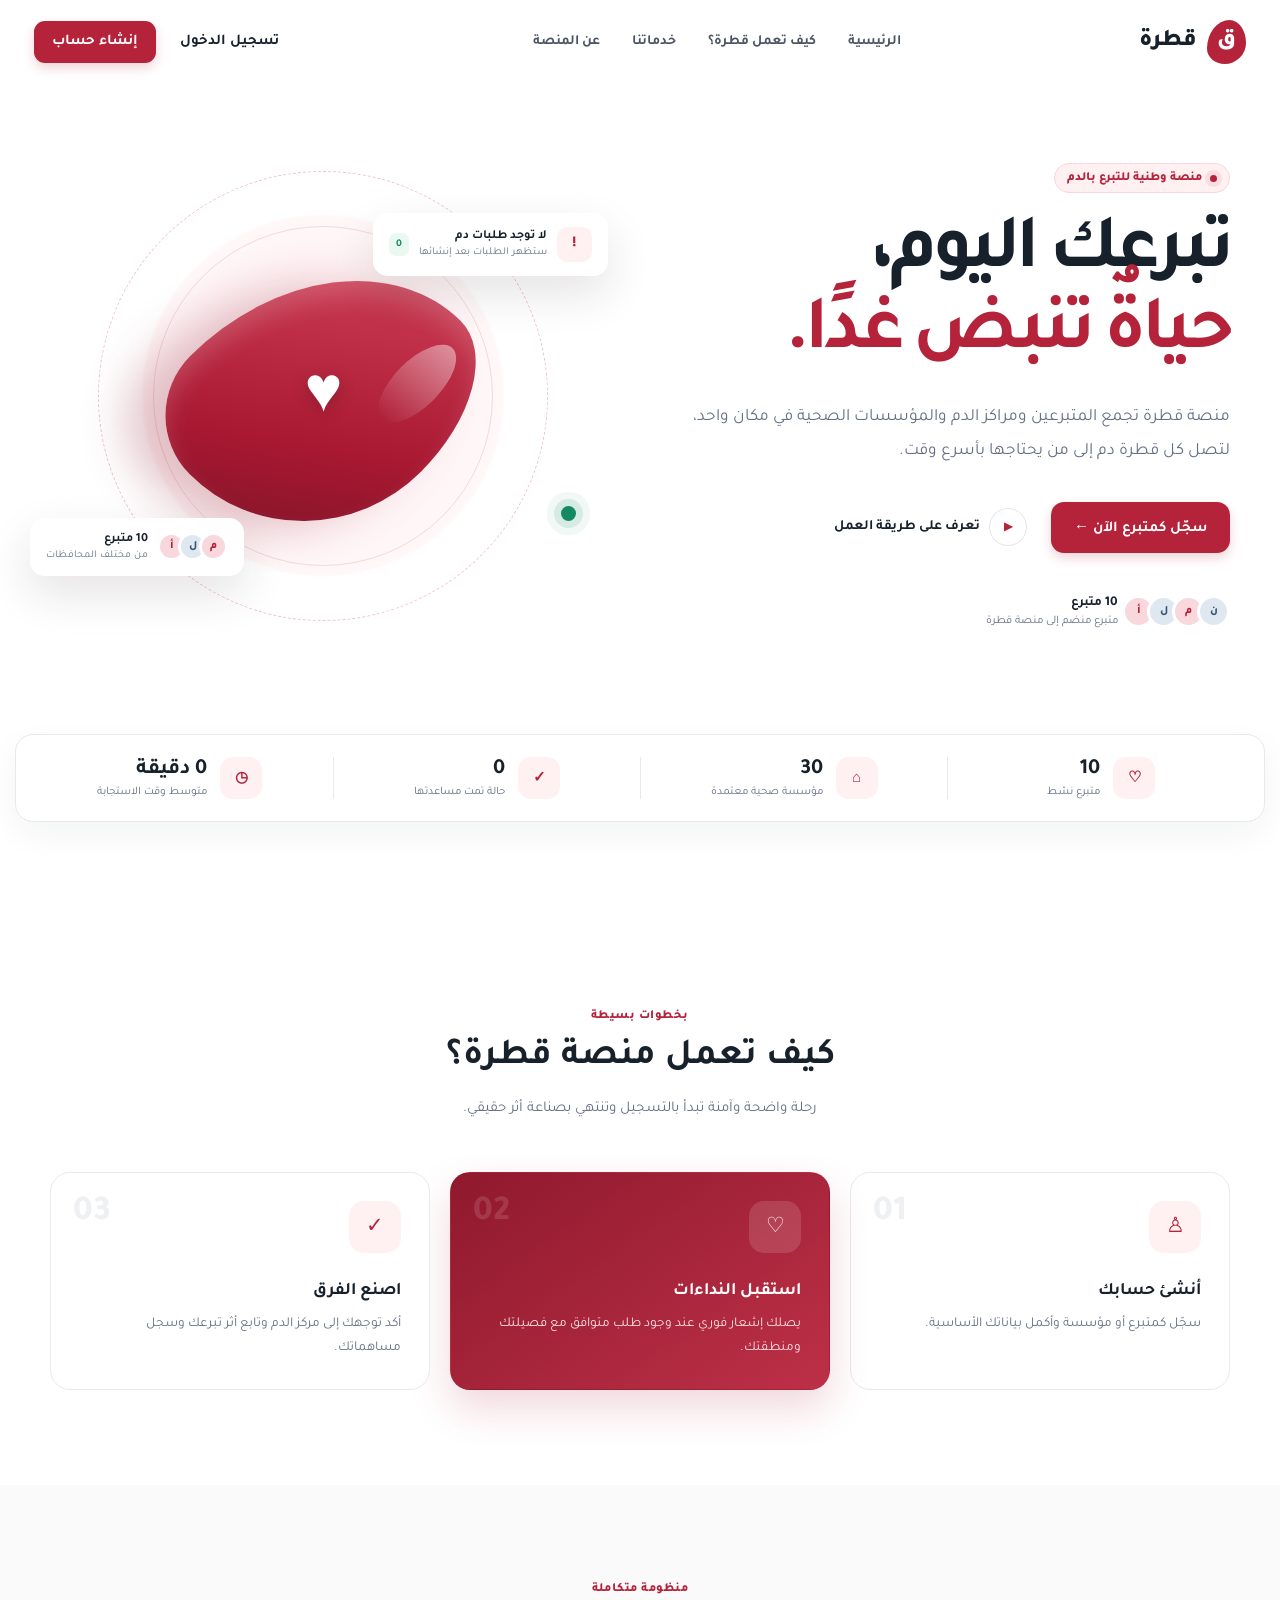
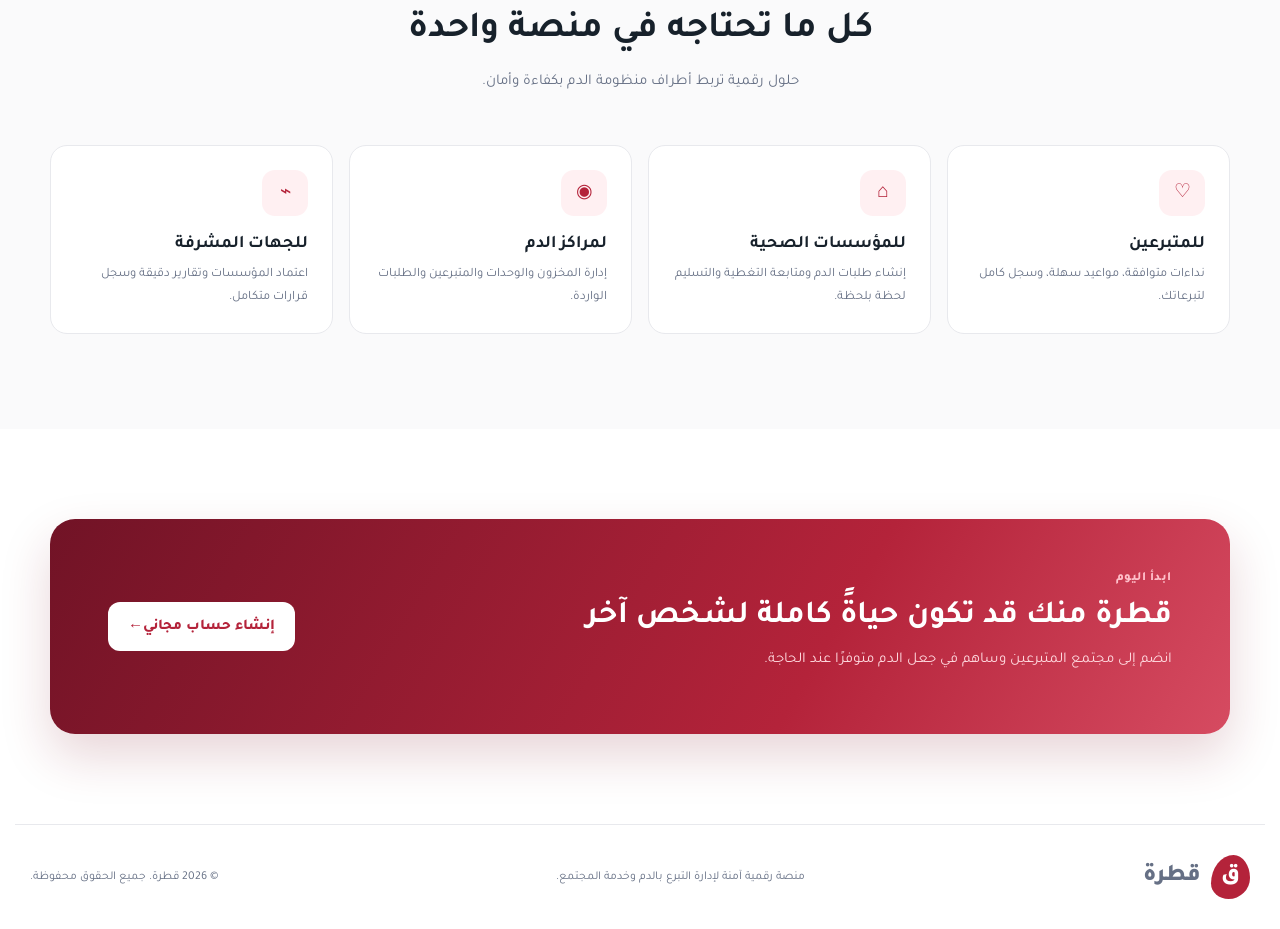
<file: index.html>
<!doctype html>
<html lang="ar" dir="rtl">

<head>
  <meta charset="UTF-8">
  <meta name="viewport" content="width=device-width, initial-scale=1.0">
  <meta name="theme-color" content="#b4233a">
  <title>قطرة | منصة التبرع بالدم</title>
  <link rel="preconnect" href="https://fonts.googleapis.com">
  <link rel="preconnect" href="https://fonts.gstatic.com" crossorigin>
  <link href="https://fonts.googleapis.com/css2?family=Tajawal:wght@400;500;600;700;800&display=swap" rel="stylesheet">
  <link rel="stylesheet" href="styles.css">
</head>

<body>
  <section class="landing-screen">
    <header class="public-header">
      <a class="brand" href="#home" aria-label="قطرة الرئيسية"><span class="brand-mark">ق</span><span>قطرة</span></a>
      <nav class="public-nav" aria-label="روابط الصفحة الرئيسية">
        <a href="#home">الرئيسية</a><a href="#how-it-works">كيف تعمل قطرة؟</a><a href="#services">خدماتنا</a><a
          href="#about">عن المنصة</a>
      </nav>
      <div class="public-actions"><a class="ghost-btn" href="login.html">تسجيل الدخول</a><a class="primary-btn"
          href="register.html">إنشاء حساب</a></div>
      <button id="public-menu-btn" class="icon-btn public-menu-btn" aria-label="فتح القائمة">☰</button>
    </header>

    <main>
      <section class="landing-hero" id="home">
        <div class="hero-content">
          <span class="landing-kicker"><i></i> منصة وطنية للتبرع بالدم</span>
          <h1>تبرعك اليوم،<br><em>حياةٌ تنبض غدًا.</em></h1>
          <p>منصة قطرة تجمع المتبرعين ومراكز الدم والمؤسسات الصحية في مكان واحد، لتصل كل قطرة دم إلى من يحتاجها بأسرع
            وقت.</p>
          <div class="hero-actions"><a class="primary-btn hero-primary" href="register.html?type=donor">سجّل كمتبرع الآن
              <span>←</span></a><a class="watch-link" href="#how-it-works"><span class="play-icon">▶</span> تعرف على
              طريقة العمل</a></div>
          <div class="trust-row">
            <div class="avatar-stack" id="hero-avatar-stack"><span>—</span><span>—</span><span>—</span><span>—</span>
            </div>
            <div><strong id="hero-donor-count">0 متبرع</strong><small id="hero-donor-sub">تبدأ البيانات بعد إنشاء
                الحسابات</small></div>
          </div>
        </div>
        <div class="hero-visual" aria-hidden="true">
          <div class="hero-circle circle-one"></div>
          <div class="hero-circle circle-two"></div>
          <div class="drop-illustration">
            <div class="drop-shine"></div><span class="heart-line">♥</span>
          </div>
          <div class="floating-card emergency-card"><span class="float-icon">!</span>
            <div><strong id="emergency-title">لا توجد طلبات دم</strong><small id="emergency-sub">ستظهر الطلبات بعد
                إنشائها</small></div><b id="emergency-count">0</b>
          </div>
          <div class="floating-card donor-card">
            <div class="mini-avatars" id="donor-card-avatars"><span>—</span><span>—</span><span>—</span></div>
            <div><strong id="donor-card-count">0 متبرع</strong><small id="donor-card-sub">لا توجد حسابات بعد</small>
            </div>
          </div>
          <div class="pulse-ring"></div>
        </div>
      </section>

      <section class="impact-strip" aria-label="إحصائيات المنصة">
        <div><span class="impact-icon">♡</span>
          <p><strong id="impact-donors">0</strong><small>متبرع نشط</small></p>
        </div>
        <div><span class="impact-icon">⌂</span>
          <p><strong id="impact-institutions">0</strong><small>مؤسسة صحية معتمدة</small></p>
        </div>
        <div><span class="impact-icon">✓</span>
          <p><strong id="impact-cases">0</strong><small>حالة تمت مساعدتها</small></p>
        </div>
        <div><span class="impact-icon">◷</span>
          <p><strong id="impact-response">0 دقيقة</strong><small>متوسط وقت الاستجابة</small></p>
        </div>
      </section>

      <section class="public-section" id="how-it-works">
        <div class="section-intro"><span class="eyebrow">بخطوات بسيطة</span>
          <h2>كيف تعمل منصة قطرة؟</h2>
          <p>رحلة واضحة وآمنة تبدأ بالتسجيل وتنتهي بصناعة أثر حقيقي.</p>
        </div>
        <div class="steps-grid">
          <article class="step-card"><span class="step-number">01</span>
            <div class="feature-icon">♙</div>
            <h3>أنشئ حسابك</h3>
            <p>سجّل كمتبرع أو مؤسسة وأكمل بياناتك الأساسية.</p>
          </article>
          <article class="step-card featured"><span class="step-number">02</span>
            <div class="feature-icon">♡</div>
            <h3>استقبل النداءات</h3>
            <p>يصلك إشعار فوري عند وجود طلب متوافق مع فصيلتك ومنطقتك.</p>
          </article>
          <article class="step-card"><span class="step-number">03</span>
            <div class="feature-icon">✓</div>
            <h3>اصنع الفرق</h3>
            <p>أكد توجهك إلى مركز الدم وتابع أثر تبرعك وسجل مساهماتك.</p>
          </article>
        </div>
      </section>

      <section class="public-section services-section" id="services">
        <div class="section-intro"><span class="eyebrow">منظومة متكاملة</span>
          <h2>كل ما تحتاجه في منصة واحدة</h2>
          <p>حلول رقمية تربط أطراف منظومة الدم بكفاءة وأمان.</p>
        </div>
        <div class="service-grid">
          <article><span>♡</span>
            <h3>للمتبرعين</h3>
            <p>نداءات متوافقة، مواعيد سهلة، وسجل كامل لتبرعاتك.</p>
          </article>
          <article><span>⌂</span>
            <h3>للمؤسسات الصحية</h3>
            <p>إنشاء طلبات الدم ومتابعة التغطية والتسليم لحظة بلحظة.</p>
          </article>
          <article><span>◉</span>
            <h3>لمراكز الدم</h3>
            <p>إدارة المخزون والوحدات والمتبرعين والطلبات الواردة.</p>
          </article>
          <article><span>⌁</span>
            <h3>للجهات المشرفة</h3>
            <p>اعتماد المؤسسات وتقارير دقيقة وسجل قرارات متكامل.</p>
          </article>
        </div>
      </section>

      <section class="public-cta" id="about">
        <div><span class="eyebrow light">ابدأ اليوم</span>
          <h2>قطرة منك قد تكون حياةً كاملة لشخص آخر</h2>
          <p>انضم إلى مجتمع المتبرعين وساهم في جعل الدم متوفرًا عند الحاجة.</p>
        </div><a class="light-btn" href="register.html">إنشاء حساب مجاني <span>←</span></a>
      </section>
    </main>
    <footer class="public-footer"><a class="brand" href="#home"><span class="brand-mark">ق</span><span>قطرة</span></a>
      <p>منصة رقمية آمنة لإدارة التبرع بالدم وخدمة المجتمع.</p><span>© 2026 قطرة. جميع الحقوق محفوظة.</span>
    </footer>
  </section>
  <script src="accounts.js"></script>
  <script src="landing.js"></script>
</body>

</html>
</file>
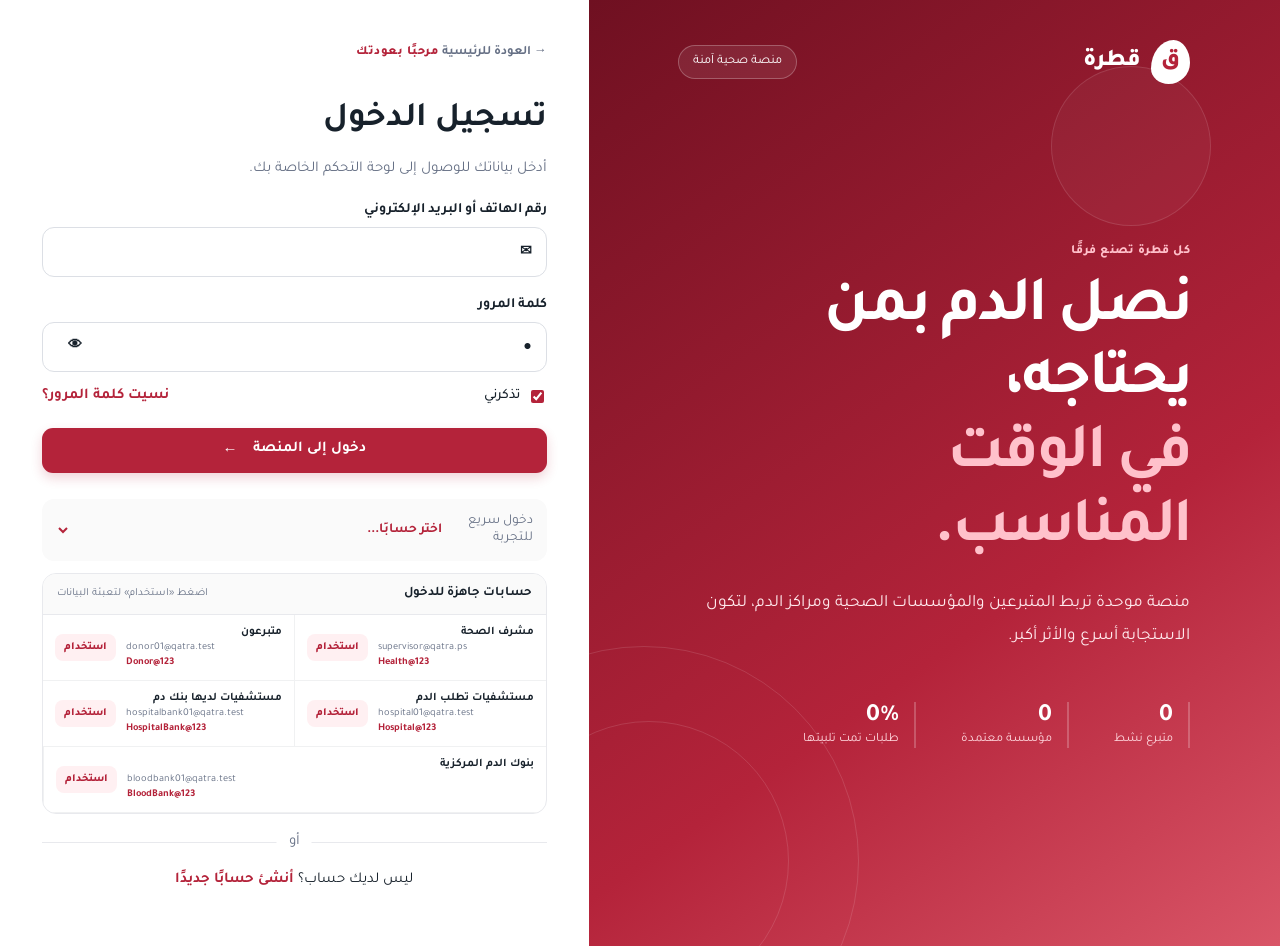
<file: login.html>
<!doctype html>
<html lang="ar" dir="rtl">
<head>
  <meta charset="UTF-8">
  <meta name="viewport" content="width=device-width, initial-scale=1.0">
  <meta name="theme-color" content="#b4233a">
  <title>تسجيل الدخول | قطرة</title>
  <link rel="preconnect" href="https://fonts.googleapis.com">
  <link rel="preconnect" href="https://fonts.gstatic.com" crossorigin>
  <link href="https://fonts.googleapis.com/css2?family=Tajawal:wght@400;500;600;700;800&display=swap" rel="stylesheet">
  <link rel="stylesheet" href="styles.css">
</head>
<body>
  <div id="toast" class="toast" role="status" aria-live="polite"></div>
  <main class="login-screen">
    <section class="login-visual">
      <nav class="landing-nav"><a class="brand brand-light" href="index.html"><span class="brand-mark">ق</span><span>قطرة</span></a><span class="secure-pill">منصة صحية آمنة</span></nav>
      <div class="hero-copy"><span class="eyebrow light">كل قطرة تصنع فرقًا</span><h1>نصل الدم بمن يحتاجه،<br><em>في الوقت المناسب.</em></h1><p>منصة موحدة تربط المتبرعين والمؤسسات الصحية ومراكز الدم، لتكون الاستجابة أسرع والأثر أكبر.</p><div class="impact-row"><div><strong>0</strong><span>متبرع نشط</span></div><div><strong>0</strong><span>مؤسسة معتمدة</span></div><div><strong>0%</strong><span>طلبات تمت تلبيتها</span></div></div></div>
      <div class="blood-art" aria-hidden="true"><span></span><span></span><span></span></div>
    </section>
    <section class="login-panel">
      <div class="login-box">
        <a class="auth-back" href="index.html">→ العودة للرئيسية</a>
        <div class="mobile-brand"><span class="brand-mark">ق</span><strong>قطرة</strong></div>
        <span class="eyebrow">مرحبًا بعودتك</span><h2>تسجيل الدخول</h2><p class="muted">أدخل بياناتك للوصول إلى لوحة التحكم الخاصة بك.</p>
        <form id="login-form" novalidate>
          <label>رقم الهاتف أو البريد الإلكتروني<div class="input-wrap"><span>✉</span><input id="login-id" type="text" autocomplete="username" required></div></label>
          <label>كلمة المرور<div class="input-wrap"><span>●</span><input id="login-password" type="password" autocomplete="current-password" minlength="8" required><button type="button" class="icon-btn password-toggle" aria-label="إظهار كلمة المرور">👁</button></div></label>
          <div class="form-between"><label class="check"><input type="checkbox" checked> تذكرني</label><button type="button" class="link-btn" id="forgot-password">نسيت كلمة المرور؟</button></div>
          <button class="primary-btn wide" type="submit">دخول إلى المنصة <span>←</span></button>
        </form>
        <div class="demo-box"><span>دخول سريع للتجربة</span><select id="demo-account" aria-label="اختيار حساب تجريبي"><option value="">اختر حسابًا...</option></select></div>
        <section class="demo-credentials" aria-labelledby="demo-credentials-title">
          <div class="demo-credentials-head"><strong id="demo-credentials-title">حسابات جاهزة للدخول</strong><small>اضغط «استخدام» لتعبئة البيانات</small></div>
          <div id="demo-credentials-list" class="demo-credentials-list"></div>
        </section>
        <div class="divider"><span>أو</span></div><p class="signup-line">ليس لديك حساب؟ <a class="link-btn" href="register.html">أنشئ حسابًا جديدًا</a></p>
      </div>
    </section>
  </main>
  <script src="accounts.js"></script>
  <script src="login.js"></script>
</body>
</html>
</file>
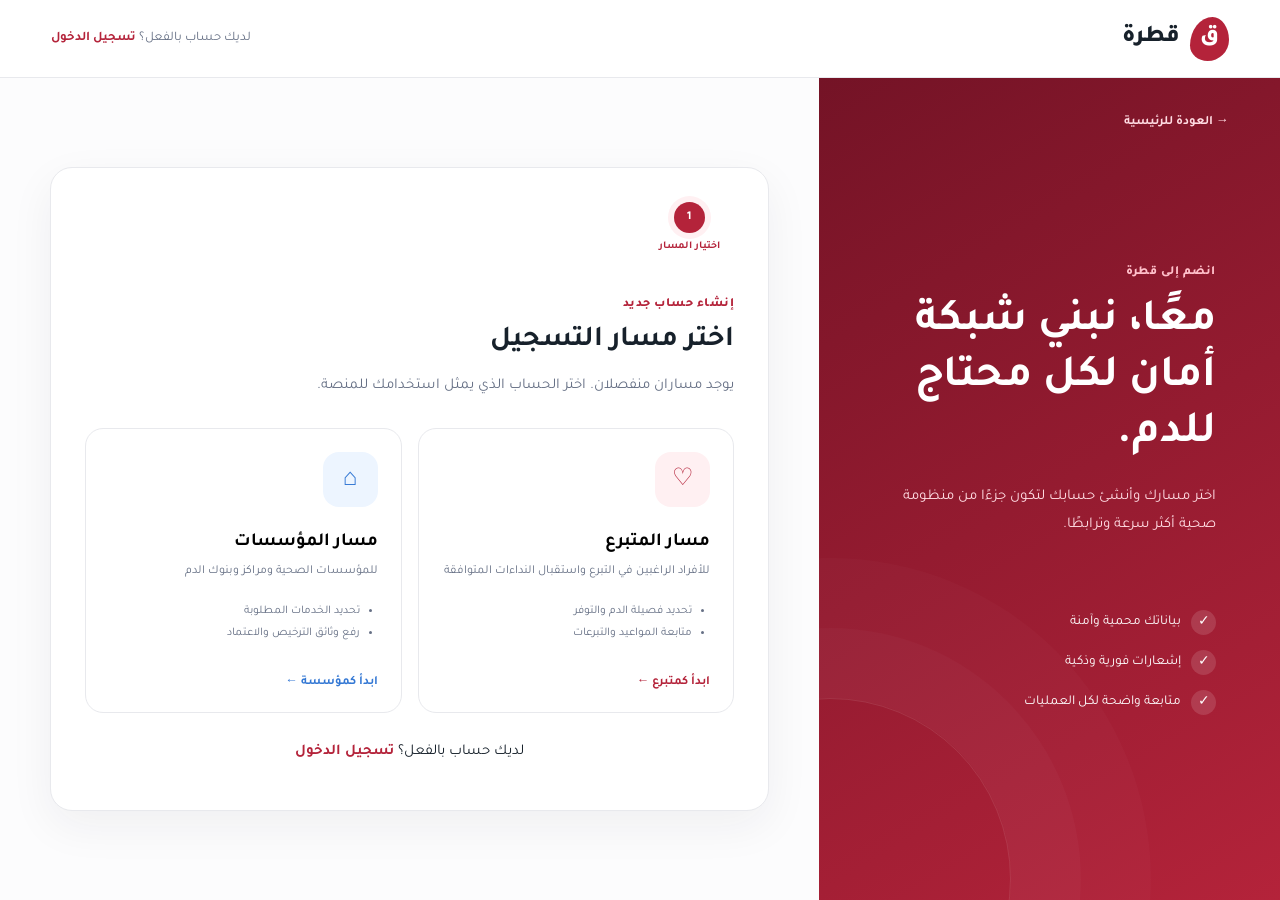
<file: register.html>
<!doctype html>
<html lang="ar" dir="rtl">
<head>
  <meta charset="UTF-8">
  <meta name="viewport" content="width=device-width, initial-scale=1.0">
  <meta name="theme-color" content="#b4233a">
  <title>إنشاء حساب | قطرة</title>
  <link rel="preconnect" href="https://fonts.googleapis.com">
  <link rel="preconnect" href="https://fonts.gstatic.com" crossorigin>
  <link href="https://fonts.googleapis.com/css2?family=Tajawal:wght@400;500;600;700;800&display=swap" rel="stylesheet">
  <link rel="stylesheet" href="styles.css">
</head>
<body>
  <div id="toast" class="toast" role="status" aria-live="polite"></div>
  <section class="register-screen">
    <header class="register-header"><a class="brand" href="index.html"><span class="brand-mark">ق</span><span>قطرة</span></a><p>لديك حساب بالفعل؟ <a class="link-btn" href="login.html">تسجيل الدخول</a></p></header>
    <main class="register-layout">
      <aside class="register-aside">
        <a class="auth-back light-back" href="index.html">→ العودة للرئيسية</a>
        <div><span class="eyebrow light">انضم إلى قطرة</span><h1 id="aside-title">معًا، نبني شبكة أمان لكل محتاج للدم.</h1><p id="aside-copy">اختر مسارك وأنشئ حسابك لتكون جزءًا من منظومة صحية أكثر سرعة وترابطًا.</p></div>
        <ul class="register-benefits"><li><span>✓</span> بياناتك محمية وآمنة</li><li><span>✓</span> إشعارات فورية وذكية</li><li><span>✓</span> متابعة واضحة لكل العمليات</li></ul>
      </aside>

      <div class="register-content">
        <div class="register-box register-box-wide">
          <div id="register-progress" class="register-progress"></div>
          <form id="register-form" novalidate>
            <section class="register-step active" data-step="choose">
              <span class="eyebrow">إنشاء حساب جديد</span><h2>اختر مسار التسجيل</h2><p class="muted">يوجد مساران منفصلان. اختر الحساب الذي يمثل استخدامك للمنصة.</p>
              <div class="path-choices">
                <button class="path-choice donor-path" type="button" data-choose-path="donor"><span class="path-icon">♡</span><div><strong>مسار المتبرع</strong><small>للأفراد الراغبين في التبرع واستقبال النداءات المتوافقة</small><ul><li>تحديد فصيلة الدم والتوفر</li><li>متابعة المواعيد والتبرعات</li></ul></div><b>ابدأ كمتبرع ←</b></button>
                <button class="path-choice institution-path" type="button" data-choose-path="institution"><span class="path-icon blue-path">⌂</span><div><strong>مسار المؤسسات</strong><small>للمؤسسات الصحية ومراكز وبنوك الدم</small><ul><li>تحديد الخدمات المطلوبة</li><li>رفع وثائق الترخيص والاعتماد</li></ul></div><b>ابدأ كمؤسسة ←</b></button>
              </div>
              <p class="signup-line">لديك حساب بالفعل؟ <a class="link-btn" href="login.html">تسجيل الدخول</a></p>
            </section>

            <section class="register-step" data-step="donor-data">
              <span class="eyebrow">مسار المتبرع</span><h2>تسجيل متبرع جديد</h2><p class="muted">أدخل بياناتك الأساسية حتى نرسل لك نداءات التبرع المناسبة.</p>
              <div class="form-grid register-fields no-scroll">
                <label class="field full">الاسم الكامل <span class="required">*</span><input name="donorName" type="text" placeholder="أدخل اسمك الكامل" minlength="3" required></label>
                <label class="field">رقم الهوية <span class="required">*</span><input name="donorIdentity" type="text" inputmode="numeric" placeholder="9 أرقام على الأقل" minlength="9" required></label>
                <label class="field">فصيلة الدم <span class="required">*</span><select name="donorBlood" required><option value="">اختر الفصيلة</option><option>A+</option><option>A−</option><option>B+</option><option>B−</option><option>AB+</option><option>AB−</option><option>O+</option><option>O−</option></select></label>
                <label class="field">المحافظة <span class="required">*</span><select name="donorGovernorate" required><option value="">اختر المحافظة</option><option>رام الله والبيرة</option><option>القدس</option><option>نابلس</option><option>الخليل</option><option>جنين</option><option>غزة</option></select></label>
                <label class="field">رقم الهاتف <span class="required">*</span><input name="donorPhone" type="tel" placeholder="+970 59 000 0000" pattern="[+0-9 -]{8,18}" required></label>
                <label class="field full">البريد الإلكتروني <span class="required">*</span><input name="donorEmail" type="email" placeholder="name@example.com" required></label>
                <label class="field">كلمة المرور <span class="required">*</span><input name="donorPassword" type="password" placeholder="8 محارف على الأقل" minlength="8" required></label>
                <label class="field">تأكيد كلمة المرور <span class="required">*</span><input name="donorConfirm" type="password" placeholder="أعد كتابة كلمة المرور" minlength="8" required></label>
                <label class="check terms-check"><input name="donorTerms" type="checkbox" required> أوافق على <a href="#">شروط الخدمة</a> و<a href="#">سياسة الخصوصية</a></label>
              </div>
              <div class="register-buttons"><button class="secondary-btn" type="button" data-back>السابق</button><button class="primary-btn" type="button" data-next="donor-verify">إنشاء حساب المتبرع</button></div>
            </section>

            <section class="register-step" data-step="institution-data">
              <div class="flow-tag">الخطوة 1 من 2</div><span class="eyebrow">مسار المؤسسات</span><h2>إنشاء حساب مؤسسة صحية</h2><p class="muted">بيانات المؤسسة والممثل الرسمي كما تظهر في وثائق الترخيص.</p>
              <h3 class="form-section-title"><span>⌂</span> بيانات المؤسسة</h3>
              <div class="form-grid register-fields no-scroll">
                <label class="field full">اسم المؤسسة <span class="required">*</span><input name="institutionName" type="text" placeholder="أدخل اسم المؤسسة الرسمي" minlength="3" maxlength="150" required></label>
                <label class="field">نوع المؤسسة <span class="required">*</span><select name="institutionType" required><option value="">اختر نوع المؤسسة</option><option value="central_hospital">مستشفى مركزي</option><option value="field_hospital">مستشفى ميداني</option><option value="health_center">مركز صحي</option><option value="blood_bank_association">جمعية بنك دم</option><option value="independent_blood_center">مركز دم مستقل</option></select></label>
                <label class="field">رقم الترخيص <span class="required">*</span><input name="licenseNumber" type="text" placeholder="أدخل رقم الترخيص" minlength="3" required></label>
                <label class="field full">العنوان <span class="required">*</span><input name="institutionAddress" type="text" placeholder="أدخل عنوان المؤسسة" minlength="3" required></label>
                <label class="field">المحافظة <span class="required">*</span><select name="institutionGovernorate" required><option value="">اختر المحافظة</option><option>شمال غزة</option><option>غزة</option><option>دير البلح</option><option>خان يونس</option><option>رفح</option><option>القدس</option><option>رام الله والبيرة</option><option>نابلس</option><option>الخليل</option></select></label>
              </div>
              <h3 class="form-section-title"><span>♙</span> بيانات الممثل الرسمي</h3>
              <div class="form-grid register-fields no-scroll">
                <label class="field full">الاسم الكامل <span class="required">*</span><input name="representativeName" type="text" placeholder="أدخل الاسم الكامل" minlength="3" required></label>
                <label class="field">رقم الهاتف <span class="required">*</span><input name="institutionPhone" type="tel" placeholder="+970 59 000 0000" pattern="[+0-9 -]{8,18}" required></label>
                <label class="field">البريد الإلكتروني <span class="required">*</span><input name="institutionEmail" type="email" placeholder="name@institution.org" required></label>
                <label class="field">كلمة المرور <span class="required">*</span><input name="institutionPassword" type="password" placeholder="8 محارف على الأقل" minlength="8" required></label>
                <label class="field">تأكيد كلمة المرور <span class="required">*</span><input name="institutionConfirm" type="password" placeholder="أعد كتابة كلمة المرور" minlength="8" required></label>
              </div>
              <div class="register-buttons"><button class="secondary-btn" type="button" data-back>السابق</button><button class="primary-btn" type="button" data-next="institution-services">التالي: الخدمات والوثائق</button></div>
            </section>

            <section class="register-step" data-step="institution-services">
              <div class="flow-tag">الخطوة 2 من 2</div><span class="eyebrow">مسار المؤسسات</span><h2>الخدمات والوثائق المطلوبة</h2><p class="muted">حدد نطاق عمل المؤسسة وارفع الوثائق الرسمية المطلوبة لاستكمال الطلب.</p>
              <h3 class="form-section-title"><span>⌁</span> نطاق الخدمات المطلوبة</h3>
              <div class="scope-options">
                <label><input type="radio" name="serviceScope" value="blood_request_only" required><span><strong>مؤسسة تطلب الدم فقط</strong><small>تطلب الدم من مستشفى لديه بنك دم أو من بنك الدم المركزي</small></span></label>
                <label><input type="radio" name="serviceScope" value="hospital_blood_bank"><span><strong>مستشفى لديه بنك دم</strong><small>يستقبل المتبرعين ويدير مخزونه ويزوّد المؤسسات الطالبة</small></span></label>
                <label><input type="radio" name="serviceScope" value="central_blood_bank"><span><strong>بنك الدم المركزي</strong><small>يستقبل المتبرعين ويزوّد المستشفيات بالدم عند الطلب</small></span></label>
              </div>
              <div id="service-details" class="service-details hidden"><h4>الخدمات التي ستتاح بعد الاعتماد</h4><div class="service-check-grid"></div></div>
              <h3 class="form-section-title"><span>▣</span> رفع الوثائق الرسمية</h3>
              <div class="documents-grid">
                <label class="document-upload"><input type="file" name="licenseDocument" accept=".pdf,.jpg,.jpeg,.png" required><span>↑</span><div><strong>رخصة مزاولة العمل / الترخيص الصحي</strong><small>PDF أو صورة — بحد أقصى 5MB</small></div><b>اختيار ملف</b></label>
                <label class="document-upload"><input type="file" name="authorizationDocument" accept=".pdf,.jpg,.jpeg,.png" required><span>↑</span><div><strong>خطاب تفويض ممثل المؤسسة</strong><small>وثيقة إجبارية</small></div><b>اختيار ملف</b></label>
                <label class="document-upload"><input type="file" name="qualityDocument" accept=".pdf,.jpg,.jpeg,.png" required><span>↑</span><div><strong>شهادة الجودة أو الاعتماد</strong><small>وثيقة إجبارية</small></div><b>اختيار ملف</b></label>
              </div>
              <label class="check institution-terms"><input name="institutionTerms" type="checkbox" required> أوافق على شروط الخدمة وسياسة الخصوصية وأقر بصحة البيانات والوثائق.</label>
              <div class="review-note"><span>i</span><p><strong>ماذا يحدث بعد الإرسال؟</strong><small>سيتم مراجعة الطلب والوثائق من قبل مشرف الجهة الصحية قبل تفعيل الخدمات.</small></p></div>
              <div class="register-buttons"><button class="secondary-btn" type="button" data-back>العودة للبيانات</button><button class="primary-btn" type="button" data-next="institution-verify">إرسال طلب التسجيل</button></div>
            </section>

            <section class="register-step success-step" data-step="donor-verify">
              <div class="success-mark">✓</div><span class="eyebrow">التحقق من الحساب</span><h2>تم إنشاء حسابك بنجاح</h2><p class="muted">أدخل رمز التحقق المكوّن من 4 أرقام والمرسل إلى بريدك الإلكتروني.</p>
              <div class="otp-inputs" dir="ltr"><input maxlength="1" inputmode="numeric"><input maxlength="1" inputmode="numeric"><input maxlength="1" inputmode="numeric"><input maxlength="1" inputmode="numeric"></div>
              <button class="primary-btn wide" type="button" data-verify>تأكيد وتفعيل الحساب</button><button class="link-btn resend-btn" type="button" data-resend>إعادة إرسال الرمز</button>
            </section>

            <section class="register-step success-step" data-step="institution-verify">
              <div class="success-mark">✓</div><span class="eyebrow">تم إرسال طلب التسجيل</span><h2>وصل طلب مؤسستك إلى الجهة المشرفة</h2><p class="muted">أدخل رمز التحقق المرسل إلى البريد الإلكتروني. بعد التحقق ستتم مراجعة الترخيص والوثائق قبل تفعيل الحساب.</p>
              <div class="otp-inputs" dir="ltr"><input maxlength="1" inputmode="numeric"><input maxlength="1" inputmode="numeric"><input maxlength="1" inputmode="numeric"><input maxlength="1" inputmode="numeric"></div>
              <button class="primary-btn wide" type="button" data-verify>تأكيد البريد الإلكتروني</button><button class="link-btn resend-btn" type="button" data-resend>إعادة إرسال الرمز</button>
            </section>
          </form>
        </div>
      </div>
    </main>
  </section>
  <script src="accounts.js"></script>
  <script src="register.js"></script>
</body>
</html>
</file>
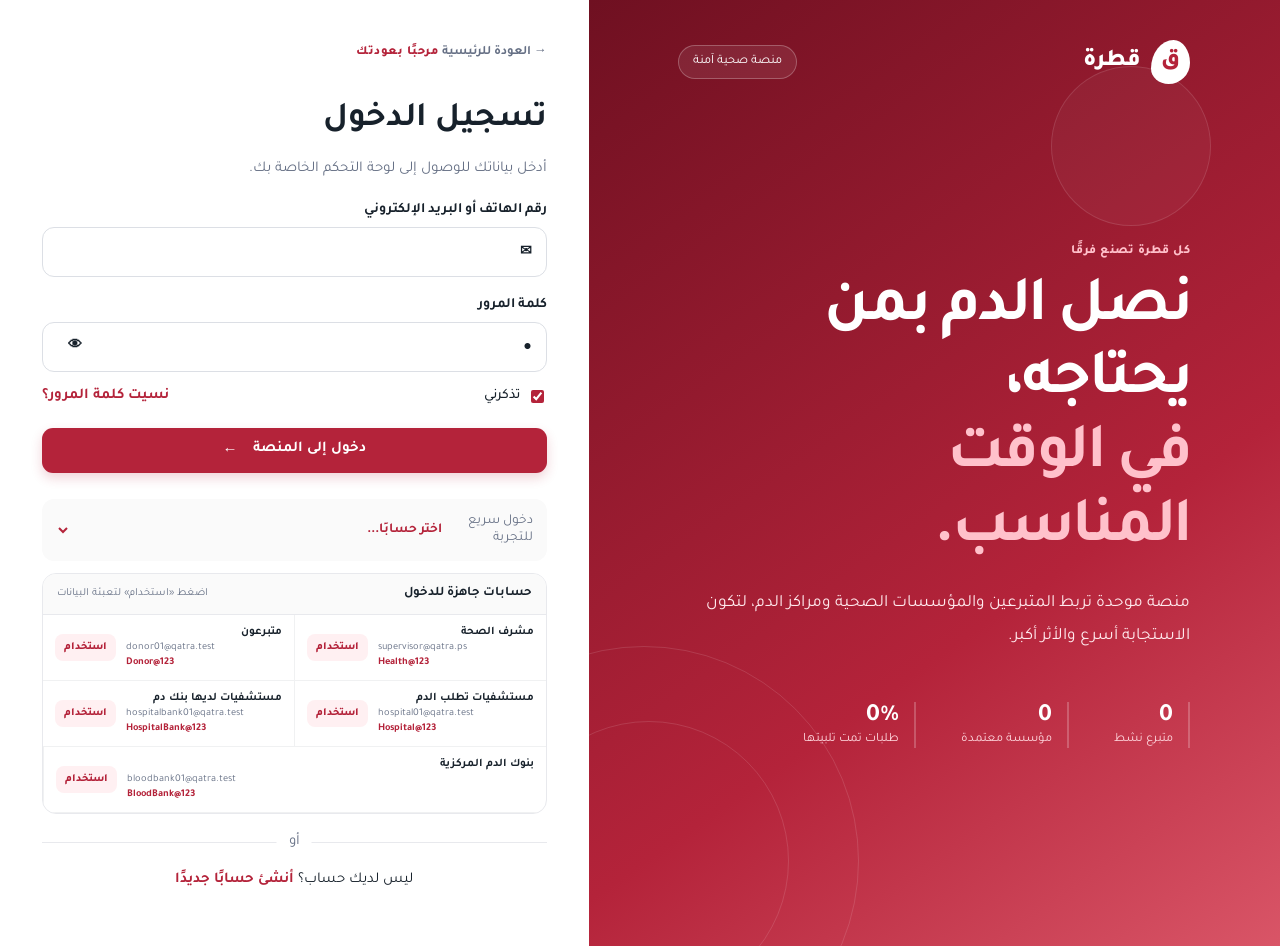
<file: bloodbank/activity.html>
<!doctype html>
<html lang="ar" dir="rtl">
<head>
  <meta charset="UTF-8">
  <meta name="viewport" content="width=device-width, initial-scale=1.0">
  <meta name="theme-color" content="#b4233a">
  <title>قطرة</title>
  <link rel="stylesheet" href="../styles.css">
</head>
<body>
  <div id="dashboard-shell-root"></div>
  <script src="../dashboard-shell.js"></script>
  <script src="../accounts.js"></script>
  <script src="../app.js"></script>
</body>
</html>
</file>
<file: styles.css>
:root{--primary:#b4233a;--primary-dark:#83172a;--primary-soft:#fff0f2;--ink:#17212b;--muted:#667085;--line:#e8e9ed;--surface:#fff;--bg:#f6f7f9;--green:#138a62;--green-soft:#eaf8f2;--amber:#c98213;--amber-soft:#fff7e6;--blue:#3478d4;--blue-soft:#edf5ff;--shadow:0 12px 34px rgba(30,36,50,.08);--radius:18px}
/* Sprint 7 supervision: scoped styles preserve the existing role dashboards. */
.supervisor-workspace{display:grid;gap:20px;min-width:0}
.supervisor-workspace .stats-grid,.supervisor-workspace .dashboard-grid{margin:0}
.supervisor-stat{display:flex;flex-direction:column;gap:9px;min-width:0}
a.supervisor-stat{transition:box-shadow .15s,transform .15s}a.supervisor-stat:hover{box-shadow:var(--shadow);transform:translateY(-2px)}
.supervisor-stat .stat-value{font-size:1.85rem}.supervisor-stat small{font-size:.72rem}
.supervisor-quick-actions{display:grid;grid-template-columns:repeat(4,minmax(0,1fr));gap:10px}
.supervisor-quick-actions a{display:flex;align-items:center;gap:10px;background:#fff;border:1px solid var(--line);border-radius:12px;padding:14px;font-weight:700;font-size:.82rem}
.supervisor-quick-actions a:hover{border-color:var(--primary);color:var(--primary)}.supervisor-quick-actions a>span{color:var(--primary);font-size:1.2rem}
.supervisor-filters{display:grid;grid-template-columns:repeat(4,minmax(0,1fr));gap:12px;padding:18px;background:#fff;border:1px solid var(--line);border-radius:var(--radius)}
.supervisor-filter{display:flex;flex-direction:column;gap:7px;min-width:0}.supervisor-filter>span{font-size:.75rem;color:var(--muted);font-weight:700}
.supervisor-filter .filter-control{width:100%;min-width:0;max-width:100%;margin:0;background:var(--bg)}
.supervisor-filter-actions{display:flex;align-items:flex-end;gap:8px;flex-wrap:wrap}.supervisor-filter-actions button{padding:10px 14px}
.supervisor-panel{min-width:0}.supervisor-panel .card-head{margin-bottom:15px}.supervisor-panel h3{margin:0}
.supervisor-chart{display:grid;gap:14px;padding:8px 0}.supervisor-chart-row{display:grid;grid-template-columns:minmax(55px,110px) minmax(0,1fr) 48px;align-items:center;gap:12px;font-size:.8rem}
.supervisor-chart-row>span{overflow-wrap:anywhere}.supervisor-chart-row>strong{text-align:left;font-variant-numeric:tabular-nums}
.supervisor-chart-track{height:13px;border-radius:8px;overflow:hidden;background:var(--primary-soft)}.supervisor-chart-track>span{display:block;height:100%;border-radius:8px;background:var(--primary)}
.supervisor-report-tabs{display:flex;gap:8px;flex-wrap:wrap}.supervisor-report-tabs button{padding:10px 15px;border:1px solid var(--line);border-radius:10px;background:#fff;color:var(--muted);font-weight:700}.supervisor-report-tabs button.active{color:#fff;background:var(--primary);border-color:var(--primary)}
.supervisor-pagination{display:flex;align-items:center;justify-content:space-between;gap:12px;border-top:1px solid var(--line);padding-top:16px;margin-top:15px;color:var(--muted);font-size:.78rem}.supervisor-pagination>div{display:flex;gap:8px}
.supervisor-workspace button:disabled{opacity:.45;cursor:default}.supervisor-table .supervisor-detail{padding:7px 12px;font-size:.75rem}
.supervisor-updated,.supervisor-privacy{color:var(--muted);font-size:.78rem;line-height:1.8;margin:0}
.supervisor-status-counts{display:flex;gap:10px;flex-wrap:wrap;margin:16px 0}.supervisor-status-counts>span{background:#fff;border:1px solid var(--line);padding:8px 12px;border-radius:10px;color:var(--muted);font-size:.76rem}.supervisor-status-counts b{color:var(--ink);margin-right:8px}
.supervisor-alert-list{list-style:none;margin:0;padding:0;display:grid;gap:10px}.supervisor-alert-list a{display:flex;flex-direction:column;gap:5px;border-right:3px solid var(--amber);padding:8px 12px;background:var(--amber-soft);border-radius:8px;font-size:.8rem}.supervisor-alert-list span{color:var(--muted)}.supervisor-text-link{display:block;color:var(--primary);font-weight:700;margin-top:16px;font-size:.8rem}
.supervisor-detail-grid{display:grid;grid-template-columns:repeat(2,minmax(0,1fr));gap:14px;margin:0 0 20px}.supervisor-detail-grid>div{padding:12px;border:1px solid var(--line);border-radius:10px;overflow-wrap:anywhere}.supervisor-detail-grid dt{color:var(--muted);font-size:.75rem;margin-bottom:7px}.supervisor-detail-grid dd{margin:0;font-weight:700;line-height:1.6}
.supervisor-service-details{display:flex;align-items:center;gap:10px;flex-wrap:wrap;margin-bottom:20px}.supervisor-service-details>strong{font-size:.8rem}
.supervisor-timeline{list-style:none;margin:0 0 20px;padding:0}.supervisor-timeline li{position:relative;margin-right:8px;padding:0 20px 20px 0;border-right:2px solid var(--line);display:flex;flex-direction:column;gap:5px}.supervisor-timeline li:before{content:'';position:absolute;right:-6px;top:0;width:10px;height:10px;background:var(--primary);border-radius:50%}.supervisor-timeline span{font-size:.78rem;color:var(--muted)}
.supervisor-workspace input:focus-visible,.supervisor-workspace select:focus-visible,.supervisor-workspace button:focus-visible,.supervisor-workspace a:focus-visible{outline:2px solid var(--primary);outline-offset:3px}
@media(max-width:1100px){.supervisor-filters{grid-template-columns:repeat(3,minmax(0,1fr))}}
@media(max-width:800px){.supervisor-filters,.supervisor-quick-actions{grid-template-columns:repeat(2,minmax(0,1fr))}.supervisor-workspace .dashboard-grid{grid-template-columns:1fr}}
@media(max-width:520px){.supervisor-workspace{gap:15px}.supervisor-filters{grid-template-columns:repeat(2,minmax(0,1fr))}.supervisor-search,.supervisor-filter-actions{grid-column:1/-1}.supervisor-detail-grid{grid-template-columns:1fr}.supervisor-workspace .stats-grid{grid-template-columns:repeat(2,minmax(0,1fr))}.supervisor-stat{padding:16px}.supervisor-stat .stat-value{font-size:1.4rem}.supervisor-pagination{align-items:flex-start;flex-direction:column}.supervisor-chart-row{grid-template-columns:80px minmax(0,1fr) 36px;gap:8px}.supervisor-workspace .page-heading{align-items:flex-start;flex-direction:column;gap:12px}.supervisor-report-tabs button{flex:1;white-space:nowrap}}
*{box-sizing:border-box}html{scroll-behavior:smooth}body{margin:0;font-family:"Tajawal",sans-serif;background:var(--bg);color:var(--ink);font-size:15px}button,input,select,textarea{font:inherit}button{cursor:pointer}a{text-decoration:none;color:inherit}.hidden{display:none!important}.mobile-only{display:none}.muted{color:var(--muted);line-height:1.7}.eyebrow{display:inline-block;color:var(--primary);font-size:.78rem;font-weight:800;letter-spacing:.04em;margin-bottom:8px}.eyebrow.light{color:#ffc0ca}.brand{display:flex;align-items:center;gap:10px;font-size:1.5rem;font-weight:800}.brand-mark{display:grid;place-items:center;width:39px;height:44px;color:#fff;background:var(--primary);border-radius:58% 42% 55% 45% / 65% 52% 48% 35%;font-weight:800}.brand-light .brand-mark{color:var(--primary);background:#fff}.login-screen{min-height:100vh;display:grid;grid-template-columns:1.08fr .92fr;background:#fff}.login-visual{position:relative;overflow:hidden;padding:40px 7vw;background:linear-gradient(145deg,#6f1021,#b4233a 63%,#d95567);color:#fff;display:flex;flex-direction:column}.landing-nav{display:flex;align-items:center;justify-content:space-between;z-index:1}.secure-pill{border:1px solid rgba(255,255,255,.25);border-radius:999px;padding:8px 14px;font-size:.8rem;background:rgba(255,255,255,.08)}.hero-copy{margin:auto 0;max-width:620px;position:relative;z-index:1}.hero-copy h1{font-size:clamp(2.6rem,5vw,5.2rem);line-height:1.15;margin:8px 0 20px;letter-spacing:-.04em}.hero-copy h1 em{font-style:normal;color:#ffc1cb}.hero-copy>p{font-size:1.08rem;line-height:1.9;max-width:540px;color:#ffe9ed}.impact-row{display:flex;gap:45px;margin-top:48px}.impact-row div{display:flex;flex-direction:column;border-right:2px solid rgba(255,255,255,.22);padding-right:15px}.impact-row strong{font-size:1.55rem}.impact-row span{font-size:.8rem;color:#ffd7de}.blood-art span{position:absolute;border:1px solid rgba(255,255,255,.12);border-radius:50%}.blood-art span:nth-child(1){width:430px;height:430px;left:-160px;bottom:-130px}.blood-art span:nth-child(2){width:280px;height:280px;left:-80px;bottom:-55px}.blood-art span:nth-child(3){width:160px;height:160px;right:10%;top:7%;background:rgba(255,255,255,.035)}.login-panel{display:grid;place-items:center;padding:42px}.login-box{width:min(440px,100%)}.login-box h2{font-size:2.15rem;margin:4px 0}.mobile-brand{display:none}.login-box label{display:block;font-weight:700;font-size:.88rem;margin:20px 0 8px}.input-wrap{height:50px;border:1px solid #dcdfe5;border-radius:12px;display:flex;align-items:center;padding:0 14px;gap:10px;margin-top:8px;transition:.2s}.input-wrap:focus-within{border-color:var(--primary);box-shadow:0 0 0 3px var(--primary-soft)}.input-wrap input{border:0;outline:0;width:100%;background:transparent}.icon-btn{border:0;background:transparent;color:inherit;width:40px;height:40px;border-radius:10px;display:inline-grid;place-items:center}.icon-btn:hover{background:#f0f1f3}.form-between{display:flex;justify-content:space-between;align-items:center;margin:15px 0 22px}.form-between label{margin:0;font-weight:500}.check{display:flex!important;align-items:center;gap:7px}.check input{accent-color:var(--primary)}.link-btn{border:0;background:none;color:var(--primary);font-weight:700;padding:0}.primary-btn,.secondary-btn,.danger-btn{border:0;border-radius:11px;padding:12px 18px;font-weight:700;transition:.2s}.primary-btn{background:var(--primary);color:#fff;box-shadow:0 5px 12px rgba(180,35,58,.2)}.primary-btn:hover{background:var(--primary-dark);transform:translateY(-1px)}.secondary-btn{background:#fff;border:1px solid var(--line);color:var(--ink)}.danger-btn{background:var(--primary-soft);color:var(--primary)}.wide{width:100%;display:flex;justify-content:center;gap:16px}.divider{height:1px;background:var(--line);margin:28px 0;position:relative}.divider span{position:absolute;left:50%;top:50%;transform:translate(-50%,-50%);background:#fff;padding:0 12px;color:var(--muted)}.signup-line{text-align:center}.demo-box{margin-top:26px;padding:14px;background:#fafafa;border-radius:12px;display:flex;align-items:center;justify-content:space-between;color:var(--muted);font-size:.85rem}.demo-box select{border:0;background:transparent;color:var(--primary);font-weight:700;outline:0}.app-shell{min-height:100vh}.sidebar{position:fixed;right:0;top:0;bottom:0;width:270px;background:#fff;border-left:1px solid var(--line);padding:25px 18px;display:flex;flex-direction:column;z-index:20}.sidebar-head{display:flex;justify-content:space-between;padding:0 10px 22px}.role-card{display:flex;align-items:center;gap:10px;padding:14px 10px;background:#fafafa;border-radius:14px;margin-bottom:22px}.avatar{width:40px;height:40px;border-radius:12px;display:grid;place-items:center;background:var(--primary-soft);color:var(--primary);font-weight:800}.avatar.small{width:36px;height:36px}.role-card div:nth-child(2),.profile-button span:nth-child(2){display:flex;flex-direction:column;min-width:0}.role-card strong{font-size:.9rem}.role-card span,.profile-button small{color:var(--muted);font-size:.72rem}.online-dot{width:8px;height:8px;border-radius:50%;background:#20b882;margin-right:auto}.side-nav{overflow:auto;display:flex;flex-direction:column;gap:4px}.nav-label{font-size:.72rem;color:#98a0ab;font-weight:700;padding:12px}.nav-item{display:flex;align-items:center;gap:12px;border:0;background:transparent;border-radius:11px;padding:11px 13px;color:#57606b;text-align:right;width:100%;font-weight:600}.nav-item:hover{background:#faf2f4;color:var(--primary)}.nav-item.active{background:var(--primary-soft);color:var(--primary);font-weight:800}.nav-item .nav-icon{width:22px;text-align:center}.nav-badge{margin-right:auto;background:var(--primary);color:#fff;border-radius:999px;font-size:.68rem;padding:2px 7px}.sidebar-footer{margin-top:auto}.support-card{background:linear-gradient(140deg,#fff2f4,#fff);padding:13px;border:1px solid #f7dce1;border-radius:13px;display:flex;gap:10px}.support-card div{display:flex;flex-direction:column}.support-card strong{font-size:.8rem}.support-card small{color:var(--muted);font-size:.68rem;line-height:1.5}.support-icon{color:var(--primary);font-size:1.3rem}.logout-btn{width:100%;border:0;background:none;color:var(--muted);text-align:right;padding:16px 12px 0}.main-content{margin-right:270px;min-height:100vh}.topbar{height:90px;background:rgba(255,255,255,.9);backdrop-filter:blur(14px);border-bottom:1px solid var(--line);display:flex;justify-content:space-between;align-items:center;padding:0 34px;position:sticky;top:0;z-index:15}.topbar h1{font-size:1.35rem;margin:0}.topbar p{font-size:.75rem;color:var(--muted);margin:5px 0 0}.topbar-start,.top-actions{display:flex;align-items:center;gap:14px}.search{width:280px;height:43px;background:#f7f7f8;border:1px solid #eeeeef;border-radius:11px;display:flex;align-items:center;padding:0 12px;gap:8px}.search input{border:0;outline:0;background:none;width:100%}.search kbd{font-size:.65rem;color:#9b9da3;border:1px solid #ddd;padding:2px 5px;border-radius:5px;direction:ltr}.notify-btn{position:relative;border:1px solid var(--line);background:#fff}.notify-btn b{position:absolute;top:-3px;left:-3px;background:var(--primary);color:#fff;border-radius:10px;font-size:.6rem;padding:2px 5px;border:2px solid #fff}.profile-button{display:flex;align-items:center;gap:9px;border:0;background:none;text-align:right}.page-content{padding:28px 34px 50px;max-width:1600px;margin:auto}.welcome{display:flex;align-items:center;justify-content:space-between;margin-bottom:25px}.welcome h2{font-size:1.7rem;margin:0 0 5px}.welcome p{margin:0;color:var(--muted)}.button-row{display:flex;gap:9px}.stats-grid{display:grid;grid-template-columns:repeat(4,1fr);gap:16px;margin-bottom:20px}.stat-card,.card{background:#fff;border:1px solid #eceef0;border-radius:var(--radius);box-shadow:0 3px 10px rgba(30,36,50,.025)}.stat-card{padding:20px}.stat-top{display:flex;align-items:start;justify-content:space-between}.stat-icon{width:43px;height:43px;border-radius:13px;display:grid;place-items:center;background:var(--primary-soft);color:var(--primary);font-weight:800}.stat-icon.green{background:var(--green-soft);color:var(--green)}.stat-icon.blue{background:var(--blue-soft);color:var(--blue)}.stat-icon.amber{background:var(--amber-soft);color:var(--amber)}.stat-label{color:var(--muted);font-size:.84rem}.stat-value{font-size:1.8rem;font-weight:800;margin:9px 0 4px}.trend{font-size:.72rem;color:var(--green);font-weight:700}.trend.down{color:var(--primary)}.dashboard-grid{display:grid;grid-template-columns:1.65fr 1fr;gap:18px;margin-bottom:18px}.card{padding:20px}.card-head{display:flex;align-items:center;justify-content:space-between;margin-bottom:20px}.card-head h3{font-size:1rem;margin:0}.card-head p{font-size:.75rem;color:var(--muted);margin:4px 0 0}.text-action{border:0;background:none;color:var(--primary);font-weight:700;font-size:.8rem}.chart{height:220px;display:flex;align-items:end;gap:16px;padding:20px 8px 0;border-bottom:1px solid var(--line);background:repeating-linear-gradient(to top,transparent,transparent 54px,#f2f3f4 55px)}.bar-group{flex:1;height:100%;display:flex;align-items:end;justify-content:center;gap:5px;position:relative}.bar{width:13px;border-radius:7px 7px 2px 2px;background:var(--primary);min-height:10px;transition:.3s}.bar.alt{background:#efb3bd}.bar-group span{position:absolute;bottom:-25px;font-size:.67rem;color:var(--muted)}.chart-legend{display:flex;gap:18px;margin-top:35px;font-size:.75rem;color:var(--muted)}.legend-dot{display:inline-block;width:8px;height:8px;border-radius:50%;background:var(--primary);margin-left:5px}.legend-dot.alt{background:#efb3bd}.blood-grid{display:grid;grid-template-columns:repeat(4,1fr);gap:10px}.blood-cell{border:1px solid var(--line);border-radius:12px;padding:12px;text-align:center;position:relative;overflow:hidden}.blood-cell.low{border-color:#f4cbd1;background:#fffafb}.blood-type{font-weight:800;color:var(--primary);font-size:1.05rem}.blood-cell strong{display:block;font-size:1.35rem;margin:5px}.blood-cell small{color:var(--muted)}.progress{height:5px;background:#eee;border-radius:5px;margin-top:9px;overflow:hidden}.progress span{display:block;height:100%;background:var(--green);border-radius:5px}.blood-cell.low .progress span{background:var(--primary)}.table-card{overflow:hidden}.table-wrap{overflow-x:auto}.data-table{width:100%;border-collapse:collapse;white-space:nowrap}.data-table th{text-align:right;color:#8b929c;font-size:.73rem;font-weight:700;background:#fafafa;padding:12px}.data-table td{padding:14px 12px;border-bottom:1px solid #f0f1f2;font-size:.82rem}.data-table tr:last-child td{border-bottom:0}.request-id{font-weight:800;color:var(--primary)}.status{display:inline-flex;align-items:center;gap:5px;padding:5px 9px;border-radius:999px;font-size:.7rem;font-weight:700}.status::before{content:"";width:5px;height:5px;border-radius:50%;background:currentColor}.status.green{color:var(--green);background:var(--green-soft)}.status.red{color:var(--primary);background:var(--primary-soft)}.status.amber{color:var(--amber);background:var(--amber-soft)}.status.blue{color:var(--blue);background:var(--blue-soft)}.status.gray{color:#667085;background:#f0f1f3}.urgent{font-weight:800;color:var(--primary)}.action-dots{border:0;background:none;font-size:1.2rem}.page-heading{display:flex;justify-content:space-between;align-items:end;margin-bottom:20px}.page-heading h2{margin:0;font-size:1.5rem}.page-heading p{margin:6px 0 0;color:var(--muted)}.filters{display:flex;gap:10px;margin-bottom:16px}.filter-control{border:1px solid var(--line);background:#fff;border-radius:10px;padding:10px 12px;color:#555;min-width:140px}.empty{text-align:center;padding:60px 20px}.empty-icon{width:65px;height:65px;border-radius:20px;background:var(--primary-soft);display:grid;place-items:center;color:var(--primary);font-size:1.7rem;margin:0 auto 15px}.list{display:flex;flex-direction:column}.list-item{display:flex;gap:13px;padding:15px 0;border-bottom:1px solid var(--line);align-items:center}.list-item:last-child{border:0}.list-item-icon{width:42px;height:42px;border-radius:12px;display:grid;place-items:center;background:var(--primary-soft);color:var(--primary);flex:none}.list-item-main{flex:1}.list-item-main strong{display:block;font-size:.85rem}.list-item-main p{margin:4px 0 0;color:var(--muted);font-size:.75rem}.list-item time{font-size:.7rem;color:#9ca1a9}.notification.unread{background:#fff9fa;margin:0 -20px;padding-right:20px;padding-left:20px}.donor-hero{background:linear-gradient(135deg,#81182a,#bd3047);color:#fff;border-radius:22px;padding:28px;display:flex;justify-content:space-between;align-items:center;margin-bottom:18px;overflow:hidden;position:relative}.donor-hero h2{font-size:1.7rem;margin:0 0 8px}.availability{display:flex;align-items:center;gap:12px;background:rgba(255,255,255,.12);padding:14px 18px;border-radius:14px}.toggle{width:48px;height:26px;border:0;border-radius:20px;background:#fff;position:relative}.toggle::after{content:"";position:absolute;top:4px;left:4px;width:18px;height:18px;border-radius:50%;background:var(--green);transition:.2s}.toggle.off{background:#ddd}.toggle.off::after{left:26px;background:#888}.modal-backdrop{position:fixed;inset:0;background:rgba(17,24,39,.52);display:grid;place-items:center;padding:20px;z-index:100;backdrop-filter:blur(3px)}.modal{width:min(620px,100%);max-height:90vh;overflow:auto;background:#fff;border-radius:20px;box-shadow:var(--shadow)}.modal-head{display:flex;justify-content:space-between;align-items:start;padding:23px 24px;border-bottom:1px solid var(--line)}.modal-head h2{margin:0}.modal-body{padding:24px}.form-grid{display:grid;grid-template-columns:1fr 1fr;gap:15px}.field{display:flex;flex-direction:column;gap:7px;font-size:.8rem;font-weight:700}.field.full{grid-column:1/-1}.field input,.field select,.field textarea{border:1px solid var(--line);border-radius:10px;padding:11px;outline:none;background:#fff}.field input:focus,.field select:focus,.field textarea:focus{border-color:var(--primary);box-shadow:0 0 0 3px var(--primary-soft)}.modal-actions{display:flex;justify-content:flex-start;gap:9px;margin-top:22px}.toast{position:fixed;left:25px;bottom:25px;background:#173d31;color:#fff;padding:13px 18px;border-radius:12px;box-shadow:var(--shadow);z-index:200;transform:translateY(90px);opacity:0;transition:.3s}.toast.show{transform:none;opacity:1}.overlay{display:none}
@media(max-width:1100px){.stats-grid{grid-template-columns:repeat(2,1fr)}.dashboard-grid{grid-template-columns:1fr}.login-visual{padding:35px}.hero-copy h1{font-size:3rem}.impact-row{gap:20px}.search{width:210px}}
@media(max-width:780px){.mobile-only{display:inline-grid}.login-screen{grid-template-columns:1fr}.login-visual{display:none}.login-panel{padding:25px;min-height:100vh}.mobile-brand{display:flex;align-items:center;gap:9px;margin-bottom:45px;font-size:1.4rem}.sidebar{transform:translateX(105%);transition:.25s;width:280px}.sidebar.open{transform:none;box-shadow:-15px 0 40px rgba(0,0,0,.15)}.overlay.show{display:block;position:fixed;inset:0;background:rgba(0,0,0,.35);z-index:19}.main-content{margin-right:0}.topbar{height:75px;padding:0 17px}.topbar p,.profile-button span:nth-child(2),.profile-button>span:last-child,.search{display:none}.page-content{padding:20px 16px 40px}.welcome,.page-heading{align-items:start;gap:15px}.welcome h2{font-size:1.35rem}.stats-grid{grid-template-columns:1fr 1fr;gap:10px}.stat-card{padding:15px}.stat-value{font-size:1.45rem}.blood-grid{grid-template-columns:repeat(2,1fr)}.filters{overflow-x:auto}.donor-hero{flex-direction:column;align-items:start;gap:20px}.form-grid{grid-template-columns:1fr}.field.full{grid-column:auto}}
@media(max-width:460px){.stats-grid{grid-template-columns:1fr}.welcome,.page-heading{flex-direction:column}.button-row{width:100%}.button-row button{flex:1}.login-panel{padding:20px}.impact-row{flex-direction:column}.top-actions{gap:5px}}

/* Public landing page */
.landing-screen{min-height:100vh;background:#fff;overflow:hidden}.public-header{height:84px;max-width:1320px;margin:auto;padding:0 34px;display:flex;align-items:center;gap:55px;position:relative;z-index:10}.public-nav{display:flex;align-items:center;gap:32px;margin:auto}.public-nav a{font-size:.88rem;font-weight:600;color:#4b5563;transition:.2s}.public-nav a:hover{color:var(--primary)}.public-actions{display:flex;align-items:center;gap:8px}.ghost-btn{border:0;background:transparent;padding:11px 16px;font-weight:700;color:var(--ink)}.public-menu-btn{display:none}.landing-hero{min-height:650px;max-width:1320px;margin:auto;padding:45px 50px 72px;display:grid;grid-template-columns:1.02fr .98fr;align-items:center;gap:65px}.hero-content{position:relative;z-index:2}.landing-kicker{display:inline-flex;align-items:center;gap:8px;background:var(--primary-soft);color:var(--primary);border:1px solid #f8d6dc;border-radius:999px;padding:7px 12px;font-size:.78rem;font-weight:800}.landing-kicker i{width:7px;height:7px;background:var(--primary);border-radius:50%;box-shadow:0 0 0 5px rgba(180,35,58,.09)}.hero-content h1{font-size:clamp(3.2rem,6vw,5.8rem);line-height:1.05;letter-spacing:-.06em;margin:22px 0 24px}.hero-content h1 em{font-style:normal;color:var(--primary)}.hero-content>p{max-width:600px;color:var(--muted);font-size:1.08rem;line-height:2}.hero-actions{display:flex;align-items:center;gap:24px;margin-top:32px}.hero-primary{padding:15px 23px;border-radius:13px}.watch-link{display:flex;align-items:center;gap:9px;font-size:.88rem;font-weight:700}.play-icon{width:38px;height:38px;border:1px solid #e3e5e8;border-radius:50%;display:grid;place-items:center;color:var(--primary);font-size:.7rem}.trust-row{display:flex;align-items:center;gap:12px;margin-top:42px}.avatar-stack{display:flex;direction:ltr}.avatar-stack span,.mini-avatars span{width:33px;height:33px;border-radius:50%;border:3px solid #fff;background:#f8d7dd;color:var(--primary);display:grid;place-items:center;font-size:.7rem;font-weight:800;margin-left:-8px}.avatar-stack span:nth-child(even),.mini-avatars span:nth-child(even){background:#dfe8f1;color:#385671}.trust-row>div:last-child{display:flex;flex-direction:column}.trust-row strong{font-size:.84rem}.trust-row small{font-size:.72rem;color:var(--muted);margin-top:3px}.hero-visual{height:530px;position:relative;display:grid;place-items:center}.hero-visual::before{content:"";position:absolute;inset:6% 7%;background:radial-gradient(circle,#fff 28%,#fff2f4 29%,#fff7f8 54%,transparent 55%);border-radius:50%}.hero-circle{position:absolute;border-radius:50%;border:1px dashed #efc3ca}.circle-one{width:450px;height:450px}.circle-two{width:340px;height:340px;border-style:solid;border-color:#f5d8dd}.drop-illustration{width:245px;height:300px;position:relative;z-index:2;background:linear-gradient(145deg,#d4455c 5%,#a81831 64%,#761326);border-radius:68% 32% 66% 34% / 72% 45% 55% 28%;transform:rotate(45deg);box-shadow:-24px 32px 45px rgba(139,22,42,.25),inset 10px 10px 24px rgba(255,255,255,.16);display:grid;place-items:center}.drop-shine{position:absolute;width:46px;height:100px;border-radius:60%;background:linear-gradient(to bottom,rgba(255,255,255,.45),transparent);right:42px;top:25px}.heart-line{color:#fff;font-size:4rem;transform:rotate(-45deg);filter:drop-shadow(0 4px 8px rgba(0,0,0,.18))}.floating-card{position:absolute;z-index:4;background:rgba(255,255,255,.95);box-shadow:0 18px 45px rgba(50,31,35,.12);border:1px solid rgba(255,255,255,.8);border-radius:15px;padding:13px 15px;display:flex;align-items:center;gap:10px;backdrop-filter:blur(10px)}.emergency-card{right:-12px;top:82px}.emergency-card b{font-size:.65rem;color:var(--green);background:var(--green-soft);padding:5px 7px;border-radius:7px}.float-icon{width:35px;height:35px;background:var(--primary-soft);color:var(--primary);border-radius:10px;display:grid;place-items:center;font-weight:800}.floating-card div:not(.mini-avatars){display:flex;flex-direction:column}.floating-card strong{font-size:.78rem}.floating-card small{font-size:.66rem;color:var(--muted);margin-top:3px}.donor-card{left:-20px;bottom:85px}.mini-avatars{display:flex;direction:ltr;padding-left:7px}.mini-avatars span{width:29px;height:29px}.pulse-ring{position:absolute;width:15px;height:15px;border-radius:50%;background:var(--green);right:20px;bottom:140px;box-shadow:0 0 0 7px rgba(19,138,98,.12),0 0 0 14px rgba(19,138,98,.06)}.impact-strip{max-width:1250px;margin:0 auto 90px;display:grid;grid-template-columns:repeat(4,1fr);border:1px solid var(--line);border-radius:18px;box-shadow:0 12px 32px rgba(25,33,45,.05);background:#fff;padding:22px 10px}.impact-strip>div{display:flex;align-items:center;justify-content:center;gap:13px;border-left:1px solid var(--line)}.impact-strip>div:last-child{border:0}.impact-icon{width:42px;height:42px;border-radius:13px;background:var(--primary-soft);color:var(--primary);display:grid;place-items:center;font-weight:800}.impact-strip p{margin:0;display:flex;flex-direction:column}.impact-strip strong{font-size:1.35rem}.impact-strip small{font-size:.72rem;color:var(--muted);margin-top:3px}.public-section{padding:95px 35px;max-width:1250px;margin:auto}.section-intro{text-align:center;max-width:590px;margin:0 auto 50px}.section-intro h2{font-size:2.3rem;margin:5px 0 12px}.section-intro p{color:var(--muted);line-height:1.8}.steps-grid{display:grid;grid-template-columns:repeat(3,1fr);gap:20px}.step-card{padding:28px;border:1px solid var(--line);border-radius:20px;position:relative;background:#fff;transition:.25s}.step-card:hover{transform:translateY(-5px);box-shadow:var(--shadow)}.step-card.featured{background:linear-gradient(145deg,#8f192d,#bd3047);color:#fff;border-color:transparent;box-shadow:0 18px 40px rgba(180,35,58,.18)}.step-number{position:absolute;left:22px;top:20px;font-size:2.2rem;font-weight:800;color:#eef0f2}.featured .step-number{color:rgba(255,255,255,.13)}.feature-icon{width:52px;height:52px;border-radius:15px;background:var(--primary-soft);color:var(--primary);display:grid;place-items:center;font-size:1.3rem;margin-bottom:28px}.featured .feature-icon{background:rgba(255,255,255,.13);color:#fff}.step-card h3{margin:0 0 10px}.step-card p{color:var(--muted);line-height:1.8;margin:0;font-size:.85rem}.featured p{color:#ffe3e8}.services-section{max-width:none;background:#fafafb}.services-section .service-grid,.services-section .section-intro{max-width:1180px;margin-left:auto;margin-right:auto}.service-grid{display:grid;grid-template-columns:repeat(4,1fr);gap:16px}.service-grid article{background:#fff;border:1px solid var(--line);border-radius:17px;padding:24px}.service-grid article>span{display:grid;place-items:center;width:46px;height:46px;border-radius:13px;background:var(--primary-soft);color:var(--primary);font-size:1.2rem}.service-grid h3{margin:18px 0 8px}.service-grid p{font-size:.8rem;color:var(--muted);line-height:1.8;margin:0}.public-cta{max-width:1180px;margin:90px auto;padding:50px 58px;border-radius:25px;color:#fff;background:linear-gradient(120deg,#711326,#b4233a 65%,#d64b61);display:flex;align-items:center;justify-content:space-between;gap:35px;box-shadow:0 22px 50px rgba(125,20,38,.18)}.public-cta h2{font-size:2rem;max-width:600px;margin:5px 0}.public-cta p{color:#ffdae0}.light-btn{border:0;background:#fff;color:var(--primary);border-radius:12px;padding:14px 20px;font-weight:800;white-space:nowrap}.public-footer{max-width:1250px;margin:auto;border-top:1px solid var(--line);padding:30px 15px;display:flex;align-items:center;gap:30px;color:var(--muted);font-size:.75rem}.public-footer p{margin:auto}

/* Registration and authentication */
.auth-back{border:0;background:transparent;color:var(--muted);padding:0;margin-bottom:35px;font-size:.8rem;font-weight:700}.auth-back:hover{color:var(--primary)}.register-screen{min-height:100vh;background:#fff}.register-header{height:78px;padding:0 4vw;display:flex;align-items:center;justify-content:space-between;border-bottom:1px solid var(--line);position:relative;z-index:3}.register-header p{font-size:.82rem;color:var(--muted)}.register-layout{min-height:calc(100vh - 78px);display:grid;grid-template-columns:minmax(320px,.72fr) 1.28fr}.register-aside{background:linear-gradient(150deg,#741326,#b4233a);padding:45px 5vw;color:#fff;display:flex;flex-direction:column;justify-content:center;position:relative;overflow:hidden}.register-aside::after{content:"";position:absolute;width:360px;height:360px;border-radius:50%;border:1px solid rgba(255,255,255,.1);left:-170px;bottom:-160px;box-shadow:0 0 0 70px rgba(255,255,255,.025),0 0 0 140px rgba(255,255,255,.018)}.light-back{color:#ffdbe2;position:absolute;top:34px;right:4vw}.register-aside h1{font-size:clamp(2rem,3.5vw,3.5rem);line-height:1.25;margin:8px 0 20px;max-width:510px}.register-aside p{color:#ffdbe2;line-height:1.9;max-width:500px}.register-benefits{list-style:none;padding:0;margin:55px 0 0;display:flex;flex-direction:column;gap:15px}.register-benefits li{display:flex;align-items:center;gap:10px;font-size:.85rem}.register-benefits span{width:25px;height:25px;border-radius:50%;display:grid;place-items:center;background:rgba(255,255,255,.13)}.register-content{padding:50px;display:grid;place-items:center;background:#fcfcfd}.register-box{width:min(680px,100%);background:#fff;border:1px solid var(--line);border-radius:22px;padding:34px;box-shadow:0 15px 45px rgba(30,36,50,.06)}.register-progress{display:flex;align-items:start;margin-bottom:42px}.progress-step{display:flex;flex-direction:column;align-items:center;gap:7px;color:#a0a5ad;min-width:90px}.progress-step b{width:31px;height:31px;border-radius:50%;display:grid;place-items:center;background:#f1f2f4;font-size:.75rem}.progress-step span{font-size:.66rem;font-weight:700;white-space:nowrap}.progress-step.active{color:var(--primary)}.progress-step.active b{background:var(--primary);color:#fff;box-shadow:0 0 0 6px var(--primary-soft)}.register-progress>i{height:1px;background:#e8e9ec;flex:1;margin-top:15px}.register-progress>i.active{background:var(--primary)}.register-step{display:none}.register-step.active{display:block;animation:stepIn .3s ease}.register-step h2{font-size:1.8rem;margin:4px 0 5px}@keyframes stepIn{from{opacity:0;transform:translateX(-15px)}to{opacity:1;transform:none}}.account-types{display:grid;gap:11px;margin:28px 0 22px}.account-type{border:1px solid var(--line);border-radius:13px;padding:14px;display:flex;align-items:center;gap:13px;cursor:pointer;transition:.2s}.account-type:hover,.account-type.selected{border-color:var(--primary);background:#fffafb;box-shadow:0 0 0 2px var(--primary-soft)}.account-type input{display:none}.account-icon{width:43px;height:43px;display:grid;place-items:center;border-radius:11px;background:var(--primary-soft);color:var(--primary);font-size:1.2rem}.account-type div{display:flex;flex-direction:column}.account-type strong{font-size:.86rem}.account-type small{font-size:.7rem;color:var(--muted);margin-top:4px}.account-type>i{margin-right:auto;width:20px;height:20px;border:1px solid #ddd;border-radius:50%;display:grid;place-items:center;color:transparent;font-style:normal;font-size:.65rem}.account-type.selected>i{background:var(--primary);border-color:var(--primary);color:#fff}.register-fields{margin-top:25px;max-height:48vh;overflow:auto;padding:3px 2px 12px}.field-error{display:none;color:var(--primary);font-weight:500}.field.invalid .field-error{display:block}.field.invalid input,.field.invalid select{border-color:var(--primary)}.terms-check{grid-column:1/-1!important;margin:4px 0!important;font-size:.77rem!important}.terms-check a{color:var(--primary)}.register-buttons{display:flex;justify-content:space-between;margin-top:25px}.success-step{text-align:center}.success-mark{width:72px;height:72px;border-radius:50%;background:var(--green-soft);color:var(--green);display:grid;place-items:center;font-size:2rem;margin:5px auto 22px;box-shadow:0 0 0 10px rgba(19,138,98,.05)}.otp-inputs{display:flex;justify-content:center;gap:10px;margin:28px 0}.otp-inputs input{width:52px;height:55px;border:1px solid var(--line);border-radius:11px;text-align:center;font-size:1.4rem;font-weight:800;outline:none}.otp-inputs input:focus{border-color:var(--primary);box-shadow:0 0 0 3px var(--primary-soft)}.resend-btn{margin-top:18px}

@media(max-width:1050px){.public-nav{gap:17px}.landing-hero{gap:20px;padding-left:30px;padding-right:30px}.hero-content h1{font-size:4rem}.service-grid{grid-template-columns:repeat(2,1fr)}.register-layout{grid-template-columns:340px 1fr}.register-content{padding:28px}}
@media(max-width:780px){.public-header{height:72px;padding:0 18px}.public-actions,.public-nav{display:none}.public-menu-btn{display:grid;margin-right:auto}.public-header.menu-open{height:auto;min-height:72px;flex-wrap:wrap;padding-bottom:17px}.public-header.menu-open .public-nav{order:3;width:100%;display:flex;flex-direction:column;align-items:stretch;gap:0}.public-header.menu-open .public-nav a{padding:12px;border-top:1px solid var(--line)}.landing-hero{grid-template-columns:1fr;padding:55px 20px 25px;text-align:center}.hero-content>p{margin-left:auto;margin-right:auto}.hero-content h1{font-size:3.5rem}.hero-actions,.trust-row{justify-content:center}.hero-visual{height:410px}.drop-illustration{width:190px;height:235px}.circle-one{width:340px;height:340px}.circle-two{width:270px;height:270px}.emergency-card{right:0}.donor-card{left:0;bottom:55px}.impact-strip{grid-template-columns:1fr 1fr;margin:30px 16px 50px}.impact-strip>div{padding:15px;border-bottom:1px solid var(--line)}.impact-strip>div:nth-child(2){border-left:0}.public-section{padding:65px 18px}.steps-grid{grid-template-columns:1fr}.section-intro h2{font-size:1.85rem}.public-cta{margin:60px 16px;padding:35px 25px;flex-direction:column;align-items:start}.public-footer{margin:0 16px;flex-direction:column;text-align:center}.public-footer p{margin:0}.register-header{padding:0 18px}.register-layout{grid-template-columns:1fr}.register-aside{display:none}.register-content{padding:30px 16px}.register-box{padding:25px}.register-progress{margin-bottom:32px}.login-box .auth-back{display:block}.register-fields{max-height:none}}
@media(max-width:480px){.hero-content h1{font-size:2.75rem}.hero-actions{flex-direction:column}.hero-visual{height:350px}.drop-illustration{width:155px;height:195px}.circle-one{width:290px;height:290px}.circle-two{width:220px;height:220px}.emergency-card{top:45px;transform:scale(.88);transform-origin:right}.donor-card{transform:scale(.88);transform-origin:left}.impact-strip{grid-template-columns:1fr}.impact-strip>div{border-left:0}.service-grid{grid-template-columns:1fr}.register-header p{font-size:0}.register-header p .link-btn{font-size:.78rem}.register-box{padding:20px 16px}.progress-step{min-width:70px}.progress-step span{font-size:.58rem}.register-fields{grid-template-columns:1fr}.terms-check{grid-column:auto!important}}

/* Two separate registration paths */
.register-box-wide{width:min(760px,100%)}.path-choices{display:grid;grid-template-columns:1fr 1fr;gap:16px;margin:30px 0}.path-choice{border:1px solid var(--line);background:#fff;border-radius:18px;padding:23px;text-align:right;display:flex;flex-direction:column;align-items:flex-start;min-height:285px;transition:.22s}.path-choice:hover{transform:translateY(-4px);border-color:var(--primary);box-shadow:var(--shadow)}.path-choice .path-icon{width:55px;height:55px;border-radius:16px;background:var(--primary-soft);color:var(--primary);display:grid;place-items:center;font-size:1.5rem;margin-bottom:24px}.path-choice .blue-path{background:var(--blue-soft);color:var(--blue)}.path-choice div{display:flex;flex-direction:column}.path-choice strong{font-size:1.15rem}.path-choice small{font-size:.76rem;color:var(--muted);line-height:1.7;margin:7px 0 10px}.path-choice ul{padding:0 18px 0 0;margin:8px 0;color:var(--muted);font-size:.73rem;line-height:1.9}.path-choice b{margin-top:auto;color:var(--primary);font-size:.78rem}.institution-path:hover{border-color:var(--blue)}.institution-path b{color:var(--blue)}.required{color:var(--primary)}.no-scroll{max-height:none;overflow:visible}.flow-tag{float:left;border-radius:999px;background:var(--primary-soft);color:var(--primary);padding:6px 10px;font-size:.67rem;font-weight:800}.form-section-title{font-size:.9rem;margin:25px 0 12px;padding-bottom:10px;border-bottom:1px solid var(--line);display:flex;align-items:center;gap:8px}.form-section-title span{color:var(--primary)}.scope-options{display:grid;grid-template-columns:repeat(3,1fr);gap:10px}.scope-options label{cursor:pointer}.scope-options input{position:absolute;opacity:0;pointer-events:none}.scope-options label>span{height:100%;border:1px solid var(--line);border-radius:12px;padding:13px;display:flex;flex-direction:column;transition:.2s}.scope-options label>span:hover,.scope-options input:checked+span{border-color:var(--primary);background:var(--primary-soft);box-shadow:0 0 0 2px rgba(180,35,58,.07)}.scope-options strong{font-size:.78rem}.scope-options small{font-size:.66rem;color:var(--muted);line-height:1.6;margin-top:5px}.service-details{background:#fafbfc;border:1px solid var(--line);border-radius:13px;padding:15px;margin-top:13px}.service-details h4{margin:0 0 12px;font-size:.78rem}.service-check-grid{display:grid;grid-template-columns:1fr 1fr;gap:8px}.service-check-grid span{font-size:.69rem;color:#4f5965;display:flex;align-items:center;gap:6px}.service-check-grid i{font-style:normal;width:17px;height:17px;border-radius:50%;background:var(--green-soft);color:var(--green);display:grid;place-items:center;font-size:.55rem}.documents-grid{display:grid;gap:9px}.document-upload{position:relative;display:flex;align-items:center;gap:12px;border:1px dashed #ccd0d6;border-radius:12px;padding:13px;cursor:pointer;transition:.2s}.document-upload:hover,.document-upload.has-file{border-color:var(--primary);background:#fffafb}.document-upload input{position:absolute;width:1px;height:1px;opacity:0}.document-upload>span{width:38px;height:38px;border-radius:10px;background:var(--primary-soft);color:var(--primary);display:grid;place-items:center;font-weight:800}.document-upload>div{display:flex;flex-direction:column;min-width:0}.document-upload strong{font-size:.74rem}.document-upload small{font-size:.64rem;color:var(--muted);margin-top:3px}.document-upload>b{margin-right:auto;font-size:.65rem;color:var(--primary);max-width:160px;overflow:hidden;text-overflow:ellipsis;white-space:nowrap}.institution-terms{margin:16px 0!important;font-size:.72rem!important}.review-note{display:flex;gap:10px;background:var(--blue-soft);border-radius:12px;padding:13px;color:#315c8d}.review-note>span{width:25px;height:25px;border-radius:50%;background:#fff;display:grid;place-items:center;font-weight:800;font-family:serif}.review-note p{display:flex;flex-direction:column;margin:0}.review-note strong{font-size:.74rem}.review-note small{font-size:.65rem;margin-top:3px;line-height:1.6}.error-toast{background:#8c1b2d}.ghost-btn,.light-btn{display:inline-flex;align-items:center;justify-content:center}.auth-back{display:inline-block}
@media(max-width:700px){.path-choices{grid-template-columns:1fr}.path-choice{min-height:auto}.scope-options{grid-template-columns:1fr}.service-check-grid{grid-template-columns:1fr}.flow-tag{float:none;display:inline-block;margin-bottom:8px}.register-box-wide{padding-left:18px;padding-right:18px}}

/* Ranked blood suppliers */
.supplier-field>small{color:var(--muted);font-weight:500;line-height:1.6}.supplier-options{display:flex;flex-direction:column;gap:8px;margin-top:3px}.supplier-empty{padding:18px;border:1px dashed var(--line);border-radius:12px;background:#fafafa;color:var(--muted);font-size:.75rem;text-align:center}.supplier-option{display:flex;align-items:center;gap:11px;border:1px solid var(--line);border-radius:12px;padding:11px;cursor:pointer;transition:.2s}.supplier-option:hover{border-color:#d9a4ad}.supplier-option:has(input:checked){border-color:var(--primary);background:var(--primary-soft);box-shadow:0 0 0 2px rgba(180,35,58,.06)}.supplier-option input{accent-color:var(--primary);padding:0}.supplier-rank{width:27px;height:27px;border-radius:9px;background:#f1f2f4;color:var(--muted);display:grid;place-items:center;font-size:.7rem;font-weight:800;flex:none}.supplier-option:has(input:checked) .supplier-rank{background:var(--primary);color:#fff}.supplier-info{display:flex;flex-direction:column;flex:1;min-width:0}.supplier-info strong{font-size:.78rem}.supplier-info small{font-size:.66rem;color:var(--muted);font-weight:500;margin-top:3px}.supplier-stock{display:flex;flex-direction:column;align-items:center;min-width:64px;color:var(--green)}.supplier-stock b{font-size:1rem}.supplier-stock small{font-size:.58rem;color:var(--muted);font-weight:500}.supplier-stock.low{color:var(--primary)}.supplier-option.unavailable{opacity:.55;cursor:not-allowed;background:#fafafa}

/* Institution profile, employees and private audit log */
.profile-sections{display:grid;grid-template-columns:1fr 1fr;gap:16px}.profile-section{border:1px solid var(--line);border-radius:15px;padding:18px;background:#fff}.profile-section-head{display:flex;align-items:center;gap:12px;padding-bottom:15px;border-bottom:1px solid var(--line)}.profile-section-head h3{margin:0;font-size:.92rem}.profile-section-head p{margin:4px 0 0;color:var(--muted);font-size:.68rem}.profile-details{display:grid;grid-template-columns:1fr 1fr;gap:0 18px}.profile-field{display:flex;flex-direction:column;gap:5px;padding:14px 0;border-bottom:1px solid #f0f1f3}.profile-field small{color:var(--muted);font-size:.67rem}.profile-field strong{font-size:.78rem;line-height:1.5}.privacy-note{display:flex;align-items:center;gap:11px;background:var(--blue-soft);color:#315c8d;border-radius:13px;padding:13px 15px;margin-bottom:16px}.privacy-note>span{width:28px;height:28px;border-radius:9px;background:#fff;display:grid;place-items:center;flex:none;font-weight:800}.privacy-note>div{display:flex;flex-direction:column}.privacy-note strong{font-size:.76rem}.privacy-note small{font-size:.66rem;line-height:1.6;margin-top:3px}.compact-note{margin:18px 0 0}.primary-account{display:block;color:var(--primary);font-size:.6rem;margin-top:4px}.unavailable-message{color:var(--primary);background:var(--primary-soft);border-color:#f2cbd2}
.readonly-note{background:#f5f6f8;color:var(--muted)}.employee-remove{padding:7px 11px;font-size:.68rem}.remove-confirm{text-align:center;padding:8px 10px 4px}.remove-confirm .empty-icon{color:var(--primary);margin-bottom:12px}.remove-confirm h3{margin:0 0 6px}.remove-confirm p{margin:0}
@media(max-width:900px){.profile-sections{grid-template-columns:1fr}}
@media(max-width:560px){.profile-details{grid-template-columns:1fr}.supplier-option{align-items:flex-start}.supplier-stock{min-width:52px}}

/* Donation appeals and compatible donor responses */
.appeal-list{display:flex;flex-direction:column;gap:12px}.appeal-item{display:flex;align-items:center;gap:14px;border:1px solid var(--line);border-radius:15px;padding:16px;background:#fff}.appeal-blood{width:58px;height:58px;border-radius:18px;background:var(--primary-soft);color:var(--primary);display:grid;place-items:center;font-size:1.15rem;font-weight:800;flex:none}.appeal-content{display:flex;flex-direction:column;gap:5px;flex:1;min-width:0}.appeal-title{display:flex;align-items:center;gap:9px}.appeal-title>strong{font-size:.9rem}.appeal-content p{margin:0;font-size:.8rem;font-weight:700}.appeal-content>small{color:var(--muted);font-size:.68rem;line-height:1.5}.compatibility-note{margin-top:5px;color:var(--green);background:var(--green-soft);border-radius:9px;padding:7px 9px;font-size:.68rem;font-weight:700;width:fit-content}.appeal-responses{display:flex;flex-direction:column;gap:4px;background:#fafafa;border-radius:10px;padding:9px 11px;margin-top:5px}.appeal-responses strong{font-size:.7rem}.appeal-responses small{font-size:.65rem;color:var(--muted);line-height:1.6}.appeal-item>button{flex:none}.appeal-item button:disabled{opacity:.65;cursor:default}
.appointment-note{display:flex;flex-direction:column;gap:4px;margin-top:6px;padding:10px 12px;border-radius:10px;background:var(--blue-soft);color:#315c8d}.appointment-note strong{font-size:.72rem}.appointment-note small{font-size:.66rem}.appeal-response-list{display:flex;flex-direction:column;gap:7px;margin-top:7px}.appeal-response-row{display:flex;align-items:center;gap:10px;background:#fff;border:1px solid var(--line);border-radius:10px;padding:9px}.appeal-response-row>div{display:flex;flex-direction:column;gap:3px;flex:1}.appeal-response-row>div strong{font-size:.7rem}.appeal-response-row>div small{font-size:.63rem;color:var(--muted)}.appeal-response-row>button{padding:7px 10px;font-size:.66rem}
@media(max-width:700px){.appeal-item{align-items:flex-start;flex-wrap:wrap}.appeal-content{min-width:calc(100% - 76px)}.appeal-item>button{width:100%}}

/* Live zero-state charts and tables */
.table-empty-state{display:flex;min-height:130px;align-items:center;justify-content:center;flex-direction:column;gap:8px;text-align:center;color:var(--ink)}
.table-empty-state small{color:var(--muted);font-weight:400;white-space:normal}
.activity-actor-role{display:block;color:var(--muted);font-size:.62rem;font-weight:500;margin-top:4px;white-space:nowrap}
.removal-reason{white-space:normal!important;min-width:240px;line-height:1.7}
.metric-chart.all-zero{opacity:.82}
.metric-chart .bar.zero{min-height:4px;background:#eadde0}

/* Institution approval workflow */
.approval-lock-hero{display:flex;align-items:center;gap:18px;background:linear-gradient(135deg,#fff8e8,#fff);border:1px solid #f0d79a;border-radius:20px;padding:25px;margin-bottom:18px}
.approval-lock-hero.rejected{background:linear-gradient(135deg,#fff0f2,#fff);border-color:#efc2ca}
.approval-lock-hero>div:nth-child(2){flex:1}.approval-lock-hero h2{margin:3px 0 7px}.approval-lock-hero p{margin:0;color:var(--muted);line-height:1.7}
.approval-lock-icon{width:58px;height:58px;border-radius:17px;background:var(--amber-soft);color:var(--amber);display:grid;place-items:center;font-size:1.45rem;font-weight:800;flex:none}
.approval-lock-hero.rejected .approval-lock-icon{background:var(--primary-soft);color:var(--primary)}
.approval-status-banner{display:flex;align-items:center;gap:12px;border-radius:13px;padding:14px 16px;margin-bottom:16px;background:var(--amber-soft);color:#8a6112}
.approval-status-banner.approved{background:var(--green-soft);color:var(--green)}.approval-status-banner.rejected{background:var(--primary-soft);color:var(--primary)}
.approval-status-banner>span{width:32px;height:32px;border-radius:10px;background:#fff;display:grid;place-items:center;font-weight:800}.approval-status-banner>div{display:flex;flex-direction:column;gap:3px}.approval-status-banner small{font-size:.7rem}
.approval-documents{grid-column:1/-1}.document-review-list{display:grid;grid-template-columns:repeat(3,1fr);gap:10px;padding-top:15px}.document-review-item{display:flex;align-items:center;gap:9px;border:1px solid var(--line);border-radius:11px;padding:11px}.document-review-item>span:first-child{color:var(--primary)}.document-review-item>div{display:flex;flex-direction:column;gap:4px;min-width:0;flex:1}.document-review-item strong{font-size:.74rem}.document-review-item small{font-size:.63rem;color:var(--muted);overflow:hidden;text-overflow:ellipsis;white-space:nowrap}
.approval-list{display:flex;flex-direction:column;gap:10px}.approval-request{display:flex;align-items:center;gap:13px;border:1px solid var(--line);border-radius:14px;padding:15px}.approval-request-main{display:flex;align-items:center;gap:12px;flex:1}.approval-request-main p{margin:4px 0;color:var(--muted);font-size:.74rem}.approval-request-main small{font-size:.65rem;color:#9298a2}.approval-actions{position:sticky;bottom:-24px;background:#fff;border-top:1px solid var(--line);padding:16px 0 0;z-index:2}.warning-note{background:var(--primary-soft);color:var(--primary)}
@media(max-width:780px){.approval-lock-hero,.approval-request{align-items:flex-start;flex-wrap:wrap}.approval-lock-hero .button-row,.approval-request>button{width:100%}.document-review-list{grid-template-columns:1fr}.approval-documents{grid-column:auto}}

/* Voluntary blood donation requests */
.voluntary-list{display:flex;flex-direction:column;gap:12px}.voluntary-item{display:flex;align-items:center;gap:14px;border:1px solid var(--line);border-radius:15px;padding:16px;background:#fff}.voluntary-blood{width:58px;height:58px;border-radius:18px;background:var(--primary-soft);color:var(--primary);display:grid;place-items:center;font-size:1.12rem;font-weight:800;flex:none}.voluntary-main{display:flex;flex-direction:column;gap:5px;flex:1;min-width:0}.voluntary-main p{margin:0;font-size:.8rem;font-weight:700}.voluntary-main>small{font-size:.68rem;color:var(--muted)}.voluntary-actions{display:flex;gap:7px;flex-wrap:wrap;justify-content:flex-end}.voluntary-actions button{padding:9px 12px;font-size:.72rem}.donation-center-options{display:flex;flex-direction:column;gap:8px;margin-bottom:16px;max-height:300px;overflow:auto}.section-subtitle{font-size:.88rem;margin:5px 0 14px}.section-subtitle:not(:first-child){margin-top:26px;padding-top:20px;border-top:1px solid var(--line)}
@media(max-width:700px){.voluntary-item{align-items:flex-start;flex-wrap:wrap}.voluntary-main{min-width:calc(100% - 76px)}.voluntary-actions{width:100%}.voluntary-actions button{flex:1}}

.login-box{width:min(560px,100%)}
.demo-credentials{margin-top:12px;border:1px solid var(--line);border-radius:14px;overflow:hidden;background:#fff}
.demo-credentials-head{display:flex;align-items:center;justify-content:space-between;gap:12px;padding:12px 14px;background:#fafafa;border-bottom:1px solid var(--line)}
.demo-credentials-head strong{font-size:.82rem}.demo-credentials-head small{font-size:.68rem;color:var(--muted)}
.demo-credentials-list{display:grid;grid-template-columns:1fr 1fr;max-height:260px;overflow:auto}
.demo-credential-row{display:flex;align-items:center;gap:10px;padding:11px 12px;border-bottom:1px solid #f0f1f2}
.demo-credential-row:nth-child(odd){border-left:1px solid #f0f1f2}
.demo-credential-row:last-child{grid-column:1/-1}
.demo-credential-row>div{display:flex;flex-direction:column;gap:2px;min-width:0;flex:1}
.demo-credential-row strong{font-size:.72rem;color:var(--ink)}.demo-credential-row span,.demo-credential-row small{font-size:.65rem;white-space:nowrap;overflow:hidden;text-overflow:ellipsis}.demo-credential-row span{color:var(--muted)}.demo-credential-row small{color:var(--primary);font-weight:700}
.demo-use-btn{border:0;background:var(--primary-soft);color:var(--primary);border-radius:8px;padding:7px 9px;font-size:.68rem;font-weight:800}
.demo-use-btn:hover{background:var(--primary);color:#fff}
@media(max-width:560px){.demo-credentials-list{grid-template-columns:1fr}.demo-credential-row:nth-child(odd){border-left:0}.demo-credential-row:last-child{grid-column:auto}.demo-credentials-head{align-items:flex-start;flex-direction:column}}
</file>
